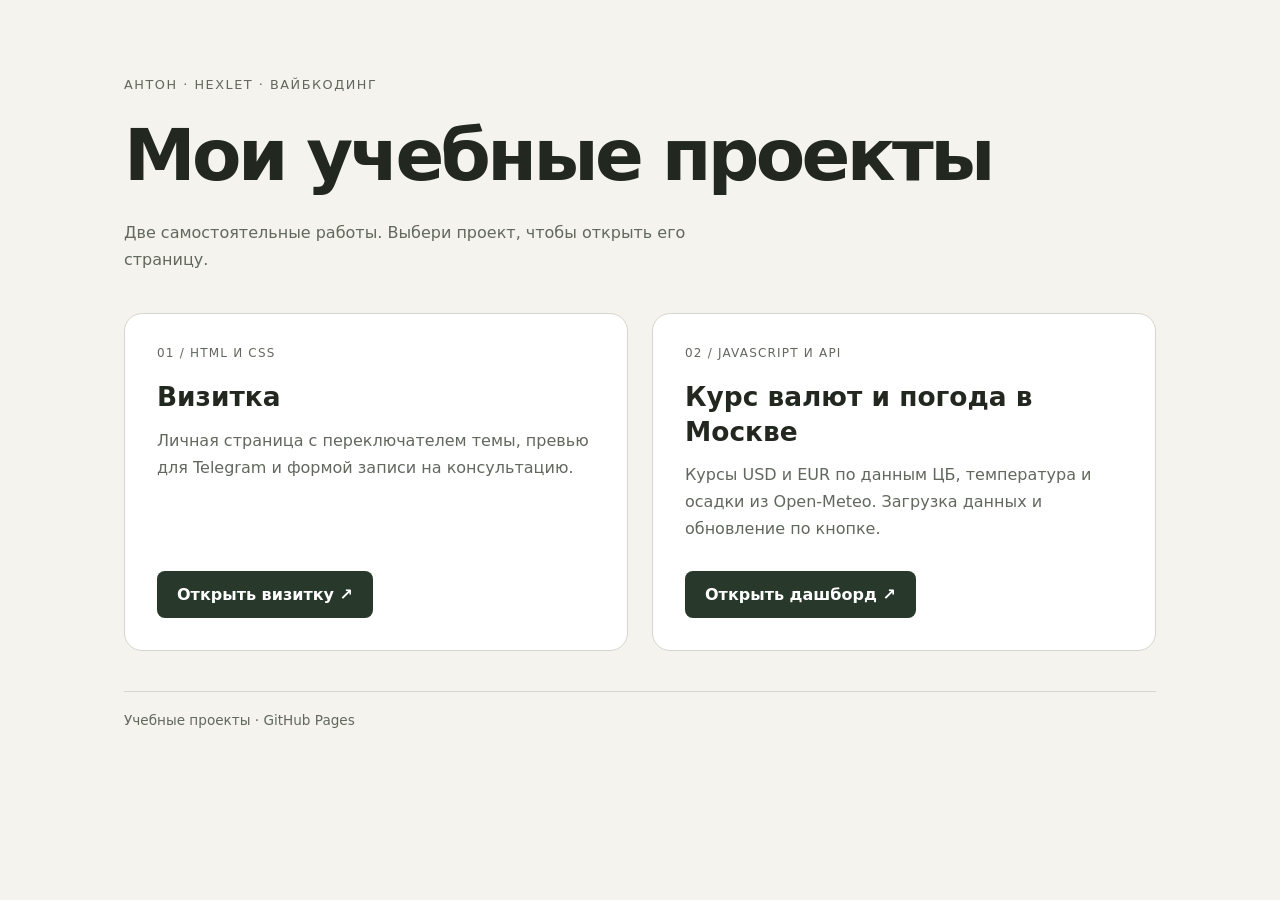
<file: index.html>
<!doctype html>
<html lang="ru">
<head>
  <meta charset="utf-8">
  <meta name="viewport" content="width=device-width, initial-scale=1">
  <meta name="description" content="Учебные проекты Антона: визитка и дашборд курса валют и погоды в Москве.">
  <title>Учебные проекты Антона</title>
  <style>
    :root{font-family:system-ui,sans-serif;color:#22281f;background:#f4f3ed;color-scheme:light}
    *{box-sizing:border-box}body{margin:0}main{max-width:1080px;margin:auto;padding:64px 24px}
    .eyebrow{text-transform:uppercase;letter-spacing:.12em;font-size:.8rem;color:#62685e}
    h1{font-size:clamp(2.5rem,6vw,4.5rem);line-height:1.1;letter-spacing:-.05em;margin:24px 0}
    .intro{color:#62685e;line-height:1.7;max-width:600px;margin-bottom:40px}
    .projects{display:grid;grid-template-columns:repeat(2,minmax(0,1fr));gap:24px}
    article{background:#fff;border:1px solid #d4d7cd;border-radius:18px;padding:32px;display:flex;flex-direction:column;align-items:flex-start}
    .tag{font-size:.75rem;letter-spacing:.1em;color:#62685e;text-transform:uppercase}
    h2{font-size:1.65rem;line-height:1.3;margin:20px 0 12px}article p{color:#62685e;line-height:1.7;margin:0 0 28px}
    a{display:inline-block;background:#28392c;color:#fff;text-decoration:none;padding:14px 20px;border-radius:8px;margin-top:auto;font-weight:600}
    a:hover{background:#405c46}a:focus-visible{outline:3px solid #799b3b;outline-offset:5px}
    footer{margin-top:40px;padding-top:20px;border-top:1px solid #d4d7cd;color:#62685e;font-size:.85rem}
    @media(max-width:640px){main{padding:36px 20px}.projects{grid-template-columns:1fr}article{padding:24px}}
  </style>
</head>
<body>
  <main>
    <p class="eyebrow">Антон · Hexlet · Вайбкодинг</p>
    <h1>Мои учебные проекты</h1>
    <p class="intro">Две самостоятельные работы. Выбери проект, чтобы открыть его страницу.</p>
    <section class="projects" aria-label="Проекты">
      <article>
        <span class="tag">01 / HTML и CSS</span>
        <h2>Визитка</h2>
        <p>Личная страница с переключателем темы, превью для Telegram и формой записи на консультацию.</p>
        <a href="business-card/">Открыть визитку ↗</a>
      </article>
      <article>
        <span class="tag">02 / JavaScript и API</span>
        <h2>Курс валют и погода в Москве</h2>
        <p>Курсы USD и EUR по данным ЦБ, температура и осадки из Open-Meteo. Загрузка данных и обновление по кнопке.</p>
        <a href="dashboard/">Открыть дашборд ↗</a>
      </article>
    </section>
    <footer>Учебные проекты · GitHub Pages</footer>
  </main>
</body>
</html>
</file>
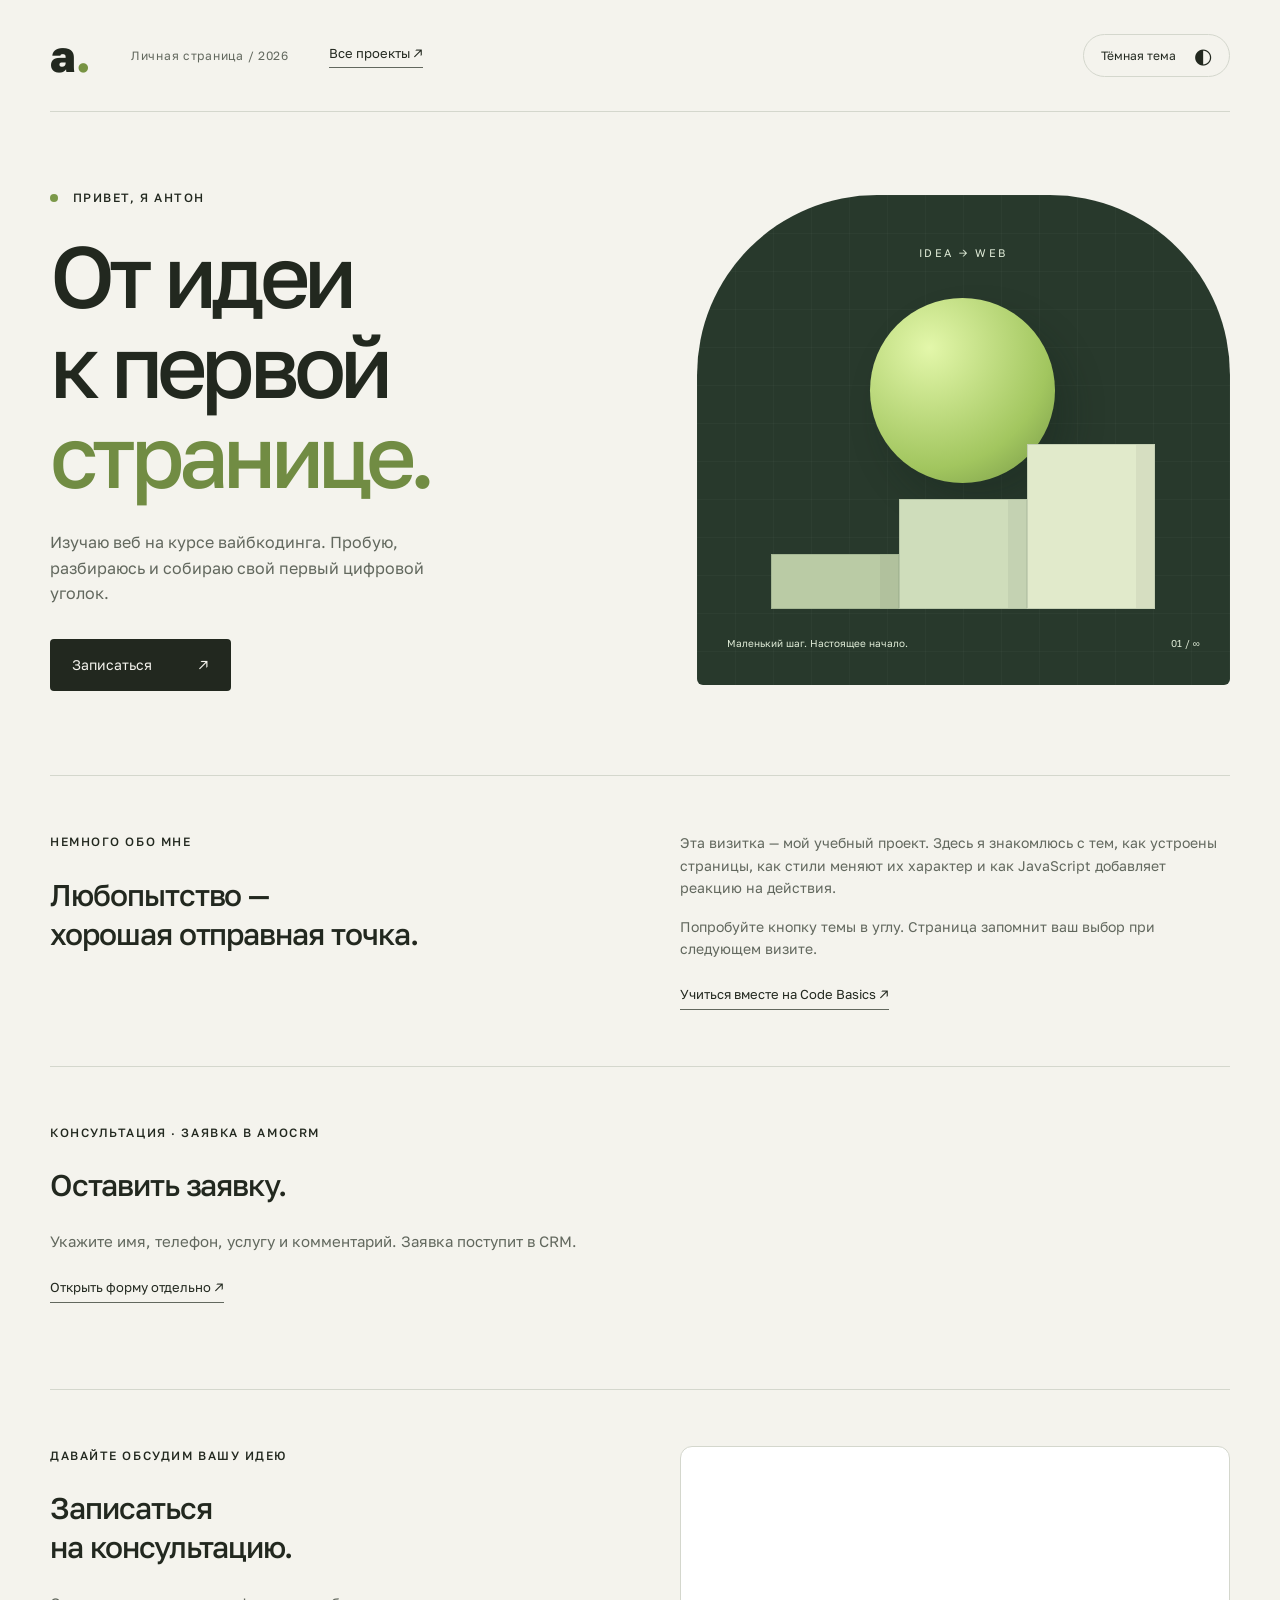
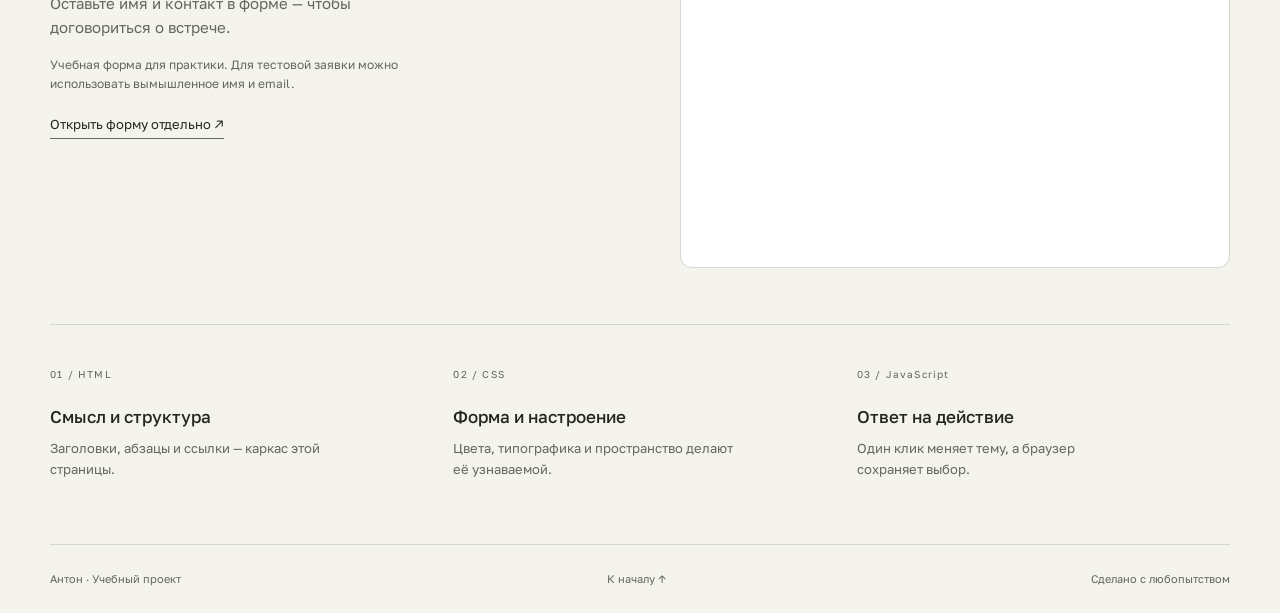
<file: business-card/index.html>
<!doctype html>
<html lang="ru">
<head>
  <meta charset="utf-8">
  <meta name="viewport" content="width=device-width, initial-scale=1">
  <title>Антон — от идеи к первой странице</title>
  <meta name="description" content="Моя первая веб-визитка: знакомлюсь с HTML, CSS и JavaScript на курсе вайбкодинга.">
  <!-- При публикации скрипт заменит __SITE_URL__ настоящим адресом GitHub Pages. -->
  <meta property="og:type" content="website">
  <meta property="og:locale" content="ru_RU">
  <meta property="og:title" content="Антон — от идеи к первой странице">
  <meta property="og:description" content="Знакомлюсь с вебом и превращаю идеи в работающие страницы. Мой первый проект на курсе вайбкодинга.">
  <meta property="og:url" content="__SITE_URL__/">
  <meta property="og:image" content="__SITE_URL__/assets/preview.png">
  <meta property="og:image:width" content="1200">
  <meta property="og:image:height" content="630">
  <meta property="og:image:alt" content="Абстрактная композиция: зелёный круг и ступени на тёмном фоне.">
  <link rel="stylesheet" href="styles.css">
  <script src="theme.js"></script>
</head>
<body>
  <header class="topbar wrap">
    <a class="brand" href="#home" aria-label="На главную">а<span>.</span></a>
    <span class="edition">Личная страница / 2026</span>
    <a class="text-link project-nav" href="../">Все проекты ↗</a>
    <button class="theme-toggle" id="theme-toggle" type="button" aria-label="Включить тёмную тему" aria-pressed="false">Тёмная тема <span aria-hidden="true">◐</span></button>
  </header>
  <main id="home" class="wrap">
    <section class="hero" aria-labelledby="title">
      <div class="intro">
        <p class="eyebrow"><span class="dot"></span> Привет, я Антон</p>
        <h1 id="title">От идеи<br>к первой<br><em>странице.</em></h1>
        <p class="lead">Изучаю веб на курсе вайбкодинга. Пробую, разбираюсь и собираю свой первый цифровой уголок.</p>
        <a class="button" href="#crm-request">Записаться <span aria-hidden="true">↗</span></a>
      </div>
      <div class="art" aria-label="Абстрактная композиция с кругом и ступенями" role="img">
        <span class="art-label">IDEA → WEB</span>
        <div class="orb"></div><div class="steps"><i></i><i></i><i></i></div>
        <span class="art-caption">Маленький шаг. Настоящее начало.</span>
        <span class="art-number">01 / ∞</span>
      </div>
    </section>
    <section id="about" class="about" aria-labelledby="about-title">
      <div><p class="eyebrow">Немного обо мне</p><h2 id="about-title">Любопытство —<br>хорошая отправная точка.</h2></div>
      <div class="about-text"><p>Эта визитка — мой учебный проект. Здесь я знакомлюсь с тем, как устроены страницы, как стили меняют их характер и как JavaScript добавляет реакцию на действия.</p><p>Попробуйте кнопку темы в углу. Страница запомнит ваш выбор при следующем визите.</p><a class="text-link" href="https://code-basics.com/ru">Учиться вместе на Code Basics <span aria-hidden="true">↗</span></a></div>
    </section>
    <section id="crm-request" class="crm-request" aria-labelledby="crm-request-title">
      <div class="crm-heading">
        <p class="eyebrow">Консультация · заявка в amoCRM</p>
        <h2 id="crm-request-title">Оставить заявку.</h2>
        <p class="consultation-copy">Укажите имя, телефон, услугу и комментарий. Заявка поступит в CRM.</p>
        <a class="text-link" href="https://forms.amo-forms.ru/rzwcmlc" target="_blank" rel="noopener">Открыть форму отдельно ↗</a>
      </div>
      <div class="crm-widget">
        <script>!function(a,m,o,c,r,m){a[o+c]=a[o+c]||{setMeta:function(p){this.params=(this.params||[]).concat([p])}},a[o+r]=a[o+r]||function(f){a[o+r].f=(a[o+r].f||[]).concat([f])},a[o+r]({id:"1756806",hash:"992511b51f5c96fdc7a6be78ae215cd2",locale:"ru"}),a[o+m]=a[o+m]||function(f,k){a[o+m].f=(a[o+m].f||[]).concat([[f,k]])}}(window,0,"amo_forms_","params","load","loaded");</script>
        <script id="amoforms_script_1756806" async="async" charset="utf-8" src="https://forms.amo-forms.ru/forms/assets/js/amoforms.js?1793818167"></script>
        <noscript>Для встроенной формы включите JavaScript или откройте форму по ссылке выше.</noscript>
      </div>
    </section>
    <section id="consultation" class="consultation" aria-labelledby="consultation-title">
      <div class="consultation-intro">
        <p class="eyebrow">Давайте обсудим вашу идею</p>
        <h2 id="consultation-title">Записаться<br>на консультацию.</h2>
        <p class="consultation-copy">Оставьте имя и контакт в форме — чтобы договориться о встрече.</p>
        <p class="consultation-hint">Учебная форма для практики. Для тестовой заявки можно использовать вымышленное имя и email.</p>
        <a class="text-link" href="https://forms.yandex.ru/u/6ae9a92f95add55e32ae1525/" target="_blank" rel="noopener">Открыть форму отдельно ↗</a>
      </div>
      <div class="form-panel">
        <script src="https://forms.yandex.ru/_static/embed.js"></script>
        <iframe class="consultation-form" src="https://forms.yandex.ru/u/6ae9a92f95add55e32ae1525/?iframe=1&amp;theme=light" name="ya-form-6ae9a92f95add55e32ae1525" title="Запись на консультацию — имя и контакт" width="100%" height="420" loading="lazy"></iframe>
      </div>
    </section>
    <section class="notes" aria-label="Из чего состоит страница">
      <article><span class="number">01 / HTML</span><h3>Смысл и структура</h3><p>Заголовки, абзацы и ссылки — каркас этой страницы.</p></article>
      <article><span class="number">02 / CSS</span><h3>Форма и настроение</h3><p>Цвета, типографика и пространство делают её узнаваемой.</p></article>
      <article><span class="number">03 / JavaScript</span><h3>Ответ на действие</h3><p>Один клик меняет тему, а браузер сохраняет выбор.</p></article>
    </section>
  </main>
  <footer class="wrap footer"><span>Антон · Учебный проект</span><a href="#home">К началу ↑</a><span>Сделано с любопытством</span></footer>
</body>
</html>
</file>
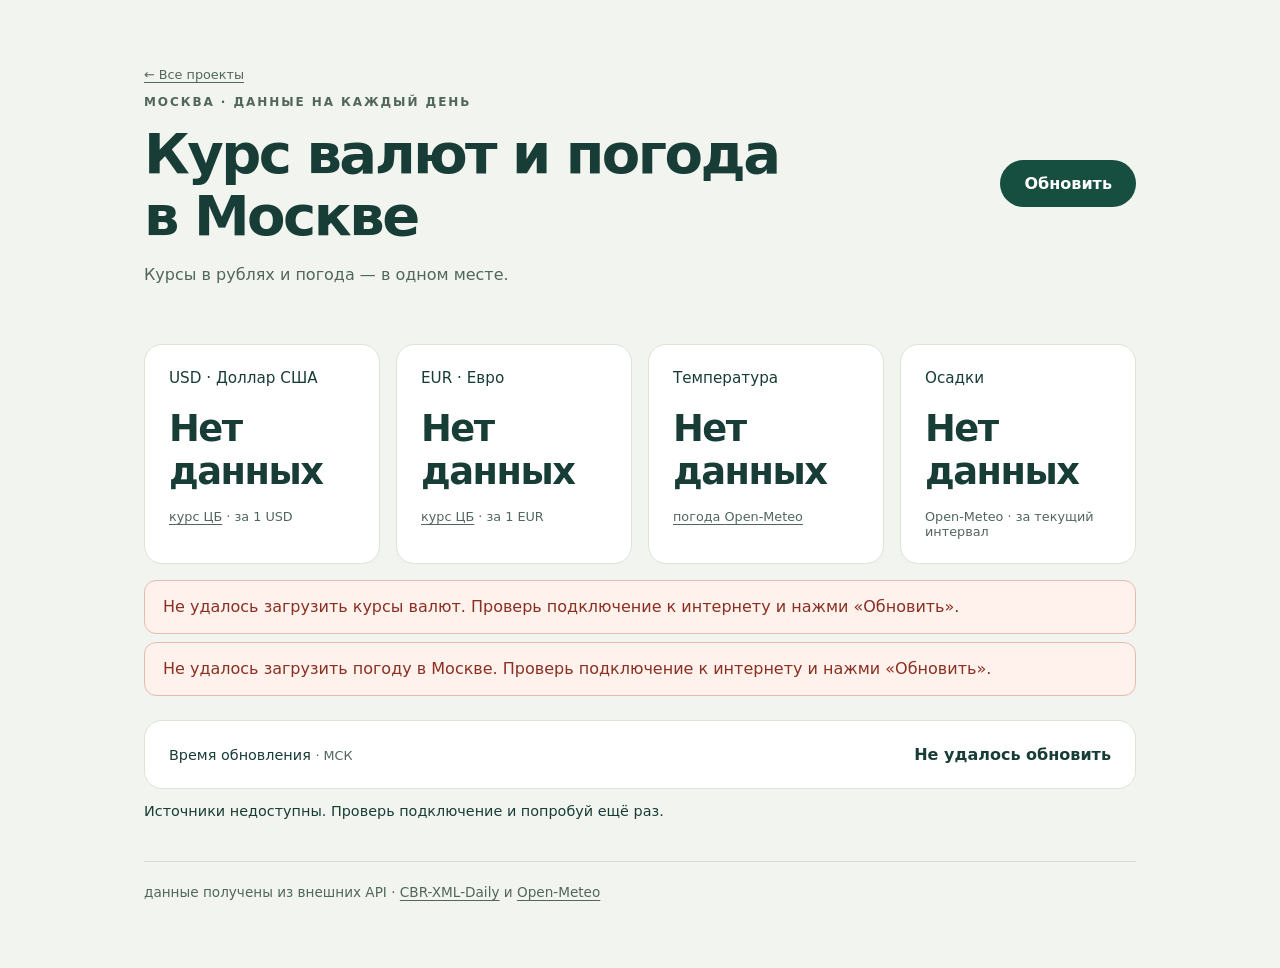
<file: dashboard/index.html>
<!doctype html>
<html lang="ru">
<head>
  <meta charset="utf-8">
  <meta name="viewport" content="width=device-width, initial-scale=1">
  <meta name="description" content="Курс USD и EUR по данным ЦБ и погода в Москве из Open-Meteo.">
  <title>Курс валют и погода в Москве</title>
  <style>
    :root { color-scheme: light; font-family: system-ui, sans-serif; color: #183d36; background: #f1f4ef; }
    * { box-sizing: border-box; }
    body { margin: 0; }
    main { max-width: 1040px; margin: auto; padding: 64px 24px; }
    header { display: flex; justify-content: space-between; align-items: center; gap: 24px; margin-bottom: 40px; }
    .eyebrow { font-size: .75rem; text-transform: uppercase; letter-spacing: .16em; font-weight: 700; color: #52665d; }
    h1 { max-width: 650px; font-size: clamp(2rem, 5vw, 3.5rem); line-height: 1.1; letter-spacing: -.045em; margin: 14px 0; }
    .intro, .note { color: #52665d; line-height: 1.6; }
    button { flex-shrink: 0; background: #164e40; color: #fff; border: 0; border-radius: 999px; padding: 14px 24px; font: inherit; font-weight: 600; cursor: pointer; }
    button:hover { background: #103b30; }
    button:focus-visible, a:focus-visible { outline: 3px solid #b96b20; outline-offset: 5px; }
    button:disabled { opacity: .65; cursor: wait; }
    .cards { display: grid; grid-template-columns: repeat(4, minmax(0, 1fr)); gap: 16px; }
    .card { border: 1px solid #dce3d8; background: #fff; border-radius: 18px; padding: 24px; min-width: 0; }
    .card h2 { font-size: .95rem; margin: 0 0 20px; font-weight: 500; }
    .value { font-size: clamp(1.65rem, 3vw, 2.3rem); font-weight: 650; letter-spacing: -.04em; margin: 0 0 16px; min-height: 1.3em; overflow-wrap: anywhere; }
    .source { font-size: .8rem; color: #52665d; margin: 0; }
    a { color: inherit; text-underline-offset: 3px; }
    .errors { display: grid; gap: 8px; margin-top: 16px; }
    .error { margin: 0; border: 1px solid #e4bcb4; border-radius: 12px; padding: 14px 18px; background: #fff1ec; color: #8a3022; line-height: 1.5; }
    [hidden] { display: none !important; }
    .update { margin-top: 24px; display: flex; align-items: baseline; justify-content: space-between; gap: 16px; flex-wrap: wrap; }
    .update h2 { font-size: .9rem; font-weight: 500; margin: 0; }
    #updated { font-weight: 600; }
    #status { font-size: .9rem; min-height: 1.5em; }
    .details { font-size: .85rem; line-height: 1.7; color: #52665d; }
    footer { margin-top: 36px; border-top: 1px solid #d4ddd0; padding-top: 20px; font-size: .85rem; }
    @media (max-width: 800px) { .cards { grid-template-columns: repeat(2, minmax(0, 1fr)); } header { align-items: flex-start; flex-direction: column; } }
    @media (max-width: 420px) { main { padding: 32px 16px; } .cards { grid-template-columns: 1fr; } }
  </style>
</head>
<body>
  <main>
    <header>
      <div>
        <a href="../" class="source">← Все проекты</a>
        <p class="eyebrow">Москва · Данные на каждый день</p>
        <h1>Курс валют и погода в Москве</h1>
        <p class="intro">Курсы в рублях и погода — в одном месте.</p>
      </div>
      <button id="refresh" type="button">Обновить</button>
    </header>

    <section class="cards" id="cards" aria-label="Курсы валют и погода" aria-busy="true">
      <article class="card">
        <h2>USD · Доллар США</h2>
        <p class="value" id="usd">Загрузка…</p>
        <p class="source"><a href="https://www.cbr-xml-daily.ru/daily_json.js" target="_blank" rel="noopener noreferrer">курс ЦБ</a> · за 1 USD</p>
      </article>
      <article class="card">
        <h2>EUR · Евро</h2>
        <p class="value" id="eur">Загрузка…</p>
        <p class="source"><a href="https://www.cbr-xml-daily.ru/daily_json.js" target="_blank" rel="noopener noreferrer">курс ЦБ</a> · за 1 EUR</p>
      </article>
      <article class="card">
        <h2>Температура</h2>
        <p class="value" id="temperature">Загрузка…</p>
        <p class="source"><a href="https://open-meteo.com/" target="_blank" rel="noopener noreferrer">погода Open-Meteo</a></p>
      </article>
      <article class="card">
        <h2>Осадки</h2>
        <p class="value" id="precipitation">Загрузка…</p>
        <p class="source">Open-Meteo · за <span id="interval">текущий интервал</span></p>
      </article>
    </section>

    <div class="errors" role="alert">
      <p class="error" id="rates-error" hidden></p>
      <p class="error" id="weather-error" hidden></p>
    </div>
    <section class="card update" aria-label="Время обновления">
      <h2>Время обновления <span class="source">· МСК</span></h2>
      <span id="updated">Ожидаем данные</span>
    </section>
    <p id="status" role="status" aria-live="polite">Загружаем данные из внешних API…</p>
    <p class="details" id="rates-date"></p>
    <p class="details" id="weather-date"></p>
    <noscript><p class="error">Включи JavaScript в браузере, чтобы загрузить курсы валют и погоду.</p></noscript>
    <footer class="note">данные получены из внешних API · <a href="https://www.cbr-xml-daily.ru/" target="_blank" rel="noopener noreferrer">CBR-XML-Daily</a> и <a href="https://open-meteo.com/" target="_blank" rel="noopener noreferrer">Open-Meteo</a></footer>
  </main>
  <script>
    'use strict';

    const RATES_URL = 'https://www.cbr-xml-daily.ru/daily_json.js';
    const WEATHER_URL = 'https://api.open-meteo.com/v1/forecast?latitude=55.7558&longitude=37.6173&current=temperature_2m,precipitation&timezone=Europe%2FMoscow&temperature_unit=celsius&precipitation_unit=mm&timeformat=unixtime';
    const byId = (id) => document.getElementById(id);
    const number = new Intl.NumberFormat('ru-RU', { maximumFractionDigits: 1 });
    const rubles = new Intl.NumberFormat('ru-RU', { style: 'currency', currency: 'RUB', minimumFractionDigits: 4, maximumFractionDigits: 4 });
    const dateTime = new Intl.DateTimeFormat('ru-RU', { timeZone: 'Europe/Moscow', dateStyle: 'short', timeStyle: 'medium' });
    const dateOnly = new Intl.DateTimeFormat('ru-RU', { timeZone: 'Europe/Moscow', dateStyle: 'long' });
    let loading = false;

    async function requestJson(url) {
      const controller = new AbortController();
      const timeout = setTimeout(() => controller.abort(), 15000);
      try {
        const response = await fetch(url, { signal: controller.signal, cache: 'no-store' });
        if (!response.ok) throw new Error(`HTTP ${response.status}`);
        return await response.json();
      } finally {
        clearTimeout(timeout);
      }
    }

    async function loadRates() {
      try {
        const data = await requestJson(RATES_URL);
        const rates = ['USD', 'EUR'].map((code) => {
          const currency = data.Valute?.[code];
          if (!Number.isFinite(currency?.Value) || currency.Value <= 0 || !Number.isFinite(currency.Nominal) || currency.Nominal <= 0) {
            throw new Error('Некорректный курс');
          }
          return currency.Value / currency.Nominal;
        });
        const date = new Date(data.Date);
        if (!Number.isFinite(date.getTime())) throw new Error('Некорректная дата');
        byId('usd').textContent = rubles.format(rates[0]);
        byId('eur').textContent = rubles.format(rates[1]);
        byId('rates-date').textContent = `Курс ЦБ на ${dateOnly.format(date)}. Дата может быть завтрашней: ЦБ устанавливает курс заранее.`;
      } catch (error) {
        byId('usd').textContent = 'Нет данных';
        byId('eur').textContent = 'Нет данных';
        showError('rates-error', 'Не удалось загрузить курсы валют. Проверь подключение к интернету и нажми «Обновить».');
        throw error;
      }
    }

    async function loadWeather() {
      try {
        const data = await requestJson(WEATHER_URL);
        const current = data.current;
        if (!Number.isFinite(current?.temperature_2m) || !Number.isFinite(current.precipitation) || current.precipitation < 0 || !Number.isFinite(current.time) || !Number.isFinite(current.interval) || current.interval <= 0) {
          throw new Error('Некорректные данные погоды');
        }
        const weatherDate = new Date(current.time * 1000);
        if (!Number.isFinite(weatherDate.getTime())) throw new Error('Некорректная дата');
        byId('temperature').textContent = `${number.format(current.temperature_2m)} °C`;
        byId('precipitation').textContent = `${number.format(current.precipitation)} мм`;
        byId('interval').textContent = `${number.format(current.interval / 60)} мин`;
        byId('weather-date').textContent = `Погода по данным Open-Meteo на ${dateTime.format(weatherDate)} МСК. Осадки включают дождь и снег.`;
      } catch (error) {
        byId('temperature').textContent = 'Нет данных';
        byId('precipitation').textContent = 'Нет данных';
        showError('weather-error', 'Не удалось загрузить погоду в Москве. Проверь подключение к интернету и нажми «Обновить».');
        throw error;
      }
    }

    function showError(id, message) {
      byId(id).textContent = message;
      byId(id).hidden = false;
    }

    async function refresh() {
      if (loading) return;
      loading = true;
      byId('refresh').disabled = true;
      byId('refresh').textContent = 'Обновляем…';
      byId('cards').setAttribute('aria-busy', 'true');
      for (const id of ['usd', 'eur', 'temperature', 'precipitation']) byId(id).textContent = 'Загрузка…';
      for (const id of ['rates-error', 'weather-error']) byId(id).hidden = true;
      for (const id of ['rates-date', 'weather-date']) byId(id).textContent = '';
      byId('interval').textContent = 'текущий интервал';
      byId('updated').textContent = 'Ожидаем данные';
      byId('status').textContent = 'Загружаем данные из внешних API…';
      try {
        const results = await Promise.allSettled([loadRates(), loadWeather()]);
        const successCount = results.filter((result) => result.status === 'fulfilled').length;
        byId('updated').textContent = successCount ? dateTime.format(new Date()) : 'Не удалось обновить';
        byId('status').textContent = successCount === 2
          ? 'Данные обновлены.'
          : successCount === 1 ? 'Обновлена часть данных. Один из источников недоступен.' : 'Источники недоступны. Проверь подключение и попробуй ещё раз.';
      } finally {
        loading = false;
        byId('refresh').disabled = false;
        byId('refresh').textContent = 'Обновить';
        byId('cards').setAttribute('aria-busy', 'false');
      }
    }

    byId('refresh').addEventListener('click', refresh);
    refresh();
  </script>
</body>
</html>
</file>
<file: business-card/styles.css>
@import url('https://fonts.googleapis.com/css2?family=Golos+Text:wght@400;500;600;700;800&display=swap');

:root{color-scheme:light;--bg:#f4f3ed;--ink:#22281f;--muted:#62685e;--line:#d4d7cd;--accent:#d0ed84;--panel:#e9ece2}
:root[data-theme="dark"]{color-scheme:dark;--bg:#171c17;--ink:#f0f1e9;--muted:#b0b9a9;--line:#394235;--accent:#d0ed84;--panel:#242d23}
*{box-sizing:border-box}html{scroll-behavior:smooth;scroll-padding-top:32px}body{margin:0;background:var(--bg);color:var(--ink);font-family:'Golos Text',Arial,sans-serif;line-height:1.6}a{color:inherit;text-decoration:none}button{font:inherit}a:focus-visible,button:focus-visible{outline:3px solid #799b3b;outline-offset:6px}.wrap{width:min(1180px,calc(100% - 80px));margin:auto}.topbar{height:112px;display:flex;align-items:center;gap:40px;border-bottom:1px solid var(--line)}.brand{font-size:44px;font-weight:800;line-height:1}.brand span{color:#779343}.edition{font-size:12px;color:var(--muted);letter-spacing:.06em}.theme-toggle{margin-left:auto;border:1px solid var(--line);border-radius:30px;background:var(--bg);color:var(--ink);padding:10px 17px;cursor:pointer;font-size:12px;display:flex;gap:18px;align-items:center}.theme-toggle span{font-size:21px;line-height:1}.hero{display:grid;grid-template-columns:1.1fr 1fr;gap:60px;padding:76px 0 84px;align-items:center}.eyebrow{font-size:12px;text-transform:uppercase;letter-spacing:.13em;font-weight:500;margin:0 0 24px}.dot{display:inline-block;width:8px;height:8px;background:#7b9849;border-radius:50%;margin-right:10px}h1{font-size:clamp(56px,6.8vw,92px);letter-spacing:-.065em;line-height:1.03;font-weight:500;margin:0 0 30px}h1 em{font-style:normal;color:#718c43}.lead{font-size:16px;max-width:395px;color:var(--muted);margin-bottom:32px}.button{background:var(--ink);color:var(--bg);display:inline-flex;gap:46px;padding:15px 22px;border-radius:4px;font-size:14px}.art{position:relative;height:490px;overflow:hidden;background:#28392c;border-radius:180px 180px 6px 6px;color:#deead6;background-image:linear-gradient(#ffffff06 1px,transparent 1px),linear-gradient(90deg,#ffffff06 1px,transparent 1px);background-size:38px 38px}.art-label{position:absolute;top:49px;left:50%;transform:translateX(-50%);font-size:11px;letter-spacing:.23em;white-space:nowrap}.orb{width:185px;height:185px;background:radial-gradient(circle at 32% 27%,#e3f7aa,#a2c65f 65%,#729344);position:absolute;top:103px;left:calc(50% - 93px);border-radius:50%;box-shadow:15px 22px 35px #0f211840}.steps{position:absolute;bottom:76px;left:14%;width:72%;height:172px;display:flex;align-items:flex-end}.steps i{width:34%;background:#bacba5;border:1px solid #28392c25;height:55px;box-shadow:inset -18px 0 #0000000d}.steps i:nth-child(2){height:110px;background:#cfddbb}.steps i:nth-child(3){height:165px;background:#e1eacb}.art-caption{position:absolute;bottom:34px;left:30px;font-size:10px}.art-number{position:absolute;bottom:34px;right:30px;font-size:10px}.about{border-top:1px solid var(--line);display:grid;grid-template-columns:1fr 1fr;gap:80px;padding:56px 0}h2{font-size:30px;font-weight:500;line-height:1.3;letter-spacing:-.035em;margin:0}.about-text p{color:var(--muted);margin:0 0 16px;font-size:14px}.text-link{font-size:13px;border-bottom:1px solid var(--muted);padding-bottom:4px;display:inline-block;margin-top:8px}.notes{display:grid;grid-template-columns:repeat(3,1fr);gap:30px;border-top:1px solid var(--line);padding:35px 0 65px}.number{font-size:10px;letter-spacing:.12em;color:var(--muted)}h3{font-size:17px;font-weight:500;margin:17px 0 8px}.notes p{font-size:13px;max-width:280px;color:var(--muted);margin:0}.footer{padding:25px 0;display:flex;justify-content:space-between;border-top:1px solid var(--line);font-size:11px;color:var(--muted)}
@media(max-width:760px){.wrap{width:calc(100% - 40px)}.topbar{height:88px;gap:15px}.edition{display:none}.hero{grid-template-columns:1fr;gap:40px;padding:45px 0}.art{height:410px;max-width:450px;width:100%;justify-self:center}.orb{top:70px}.art-label{top:32px}.about{grid-template-columns:1fr;gap:25px;padding:36px 0}.notes{grid-template-columns:1fr;gap:28px;padding-bottom:40px}.notes p{max-width:none}.footer{flex-wrap:wrap;gap:15px}.footer span:last-child{width:100%}h1{font-size:66px}}
@media(prefers-reduced-motion:reduce){html{scroll-behavior:auto}}
.project-nav{margin:0;font-size:13px}.topbar{flex-wrap:wrap;min-height:112px;height:auto;padding-top:20px;padding-bottom:20px}@media(max-width:760px){.project-nav{order:4;width:100%}.topbar{gap:16px}}

/* Яндекс Форма находится в отдельном iframe и занимает ширину своей колонки. */
.consultation{display:grid;grid-template-columns:1fr 1fr;gap:80px;padding:56px 0;border-top:1px solid var(--line);align-items:start}
.consultation-intro,.form-panel{min-width:0}
.consultation-copy{font-size:15px;color:var(--muted);max-width:350px;margin:24px 0 16px}
.consultation-hint{font-size:12px;color:var(--muted);max-width:350px}
.form-panel{background:#fff;border:1px solid var(--line);border-radius:12px;overflow:hidden;color-scheme:light}
.consultation-form{display:block;width:100%;max-width:100%;border:0}
@media(max-width:760px){.consultation{grid-template-columns:1fr;gap:28px;padding:36px 0}}

/* Оба скрипта amoCRM размещены внутри ограниченного по ширине блока. */
.crm-request{border-top:1px solid var(--line);padding:56px 0;min-width:0}
.crm-heading{margin-bottom:30px}
.crm-heading .consultation-copy{max-width:560px}
.crm-widget{width:100%;min-width:0;max-width:100%}
.crm-widget iframe{display:block;width:100%!important;max-width:100%!important;border:0}
@media(max-width:760px){.crm-request{padding:36px 0}}
</file>
